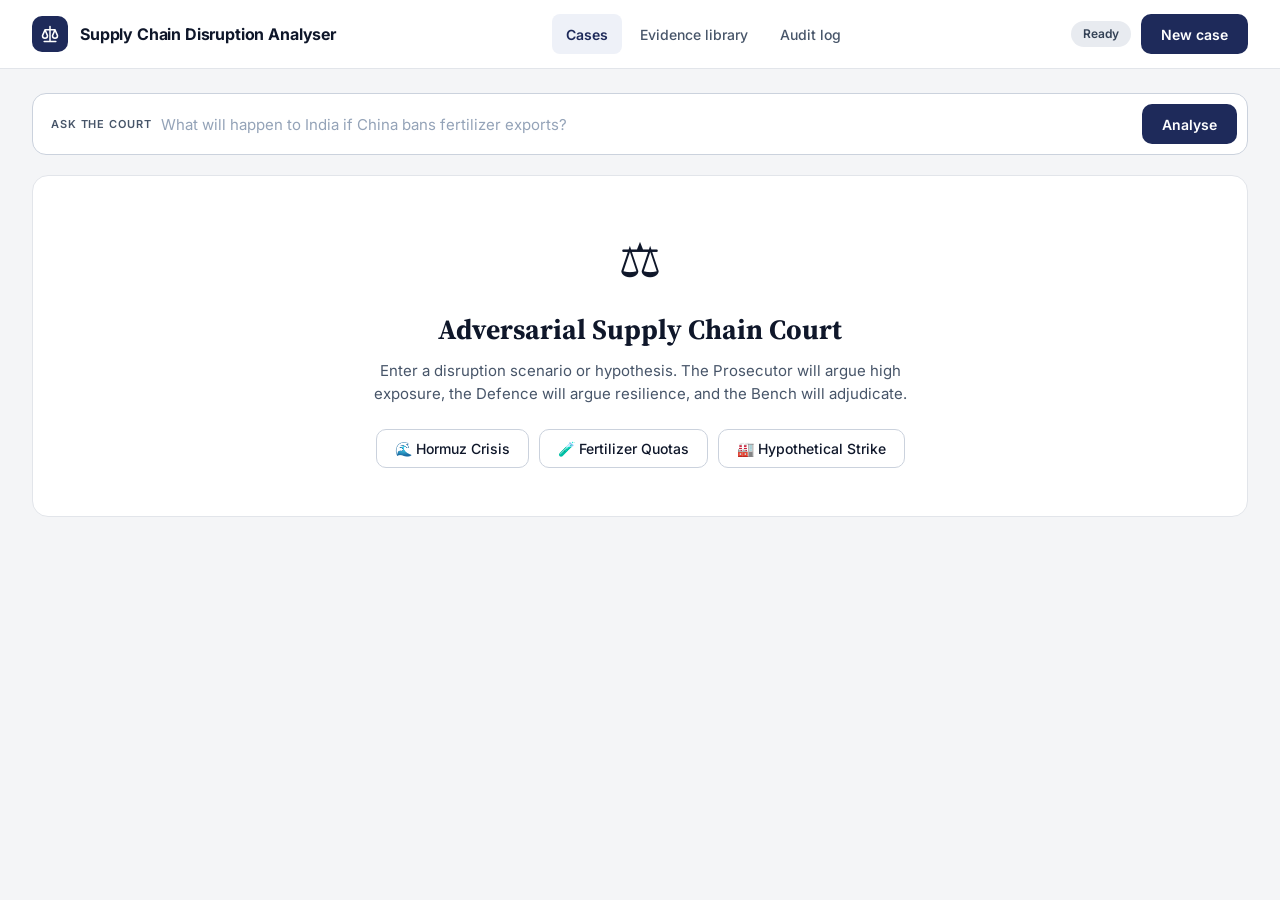
<file: frontend/index.html>
<!DOCTYPE html>
<html lang="en">
<head>
  <meta charset="utf-8">
  <title>Supply Chain Disruption Analyser</title>
  <meta name="viewport" content="width=device-width, initial-scale=1">
  <link rel="preconnect" href="https://fonts.googleapis.com">
  <link rel="preconnect" href="https://fonts.gstatic.com" crossorigin>
  <link href="https://fonts.googleapis.com/css2?family=Inter:wght@400;500;600;700&family=JetBrains+Mono:wght@400;500&family=Source+Serif+4:wght@600;700&display=swap" rel="stylesheet">
  <link rel="stylesheet" href="style.css">
</head>
<body>
<div class="app">

  <!-- ═══════════ HEADER ═══════════ -->
  <header id="appHeader">
    <div class="wrap header-inner">
      <div class="header-brand">
        <div class="brand-icon">
          <svg width="20" height="20" viewBox="0 0 24 24" fill="none" stroke="#fff" stroke-width="1.8" stroke-linecap="round" stroke-linejoin="round"><path d="M12 3v18M5 21h14M6 7h12M6 7l-3 7a3 3 0 0 0 6 0L6 7zM18 7l-3 7a3 3 0 0 0 6 0l-3-7z"></path></svg>
        </div>
        <span class="brand-text">Supply Chain Disruption Analyser</span>
      </div>
      <nav class="header-nav" id="mainNav">
        <button class="nav-btn active" data-view="cases" onclick="switchView('cases')">Cases</button>
        <button class="nav-btn" data-view="evidence" onclick="switchView('evidence')">Evidence library</button>
        <button class="nav-btn" data-view="audit" onclick="switchView('audit')">Audit log</button>
      </nav>
      <div class="header-actions">
        <span id="caseStatusBadge" class="status-chip idle">Ready</span>
        <button id="btnNewCase" class="btn-primary" onclick="newCase()">New case</button>
      </div>
    </div>
  </header>

  <!-- ═══════════ MAIN ═══════════ -->
  <main class="wrap main-content">

    <!-- Search Bar -->
    <form id="searchForm" onsubmit="event.preventDefault(); submitCase();">
      <label for="questionInput" class="eyebrow search-label">Ask the court</label>
      <input id="questionInput" type="text" placeholder="What will happen to India if China bans fertilizer exports?" autocomplete="off">
      <button type="submit" id="btnSubmitCase" class="btn-primary">Analyse</button>
    </form>

    <!-- Case History Bar -->
    <div id="caseHistoryBar" class="history-bar hidden">
      <span class="eyebrow" style="flex:0 0 auto">Recent</span>
      <div id="caseHistoryList" class="history-scroll"></div>
    </div>

    <!-- ═══════════ CASES VIEW ═══════════ -->
    <div id="viewCases" class="view-panel">

      <!-- Welcome State -->
      <div id="welcomeState" class="welcome-card card">
        <div class="welcome-inner">
          <div class="welcome-icon">⚖️</div>
          <h2>Adversarial Supply Chain Court</h2>
          <p>Enter a disruption scenario or hypothesis. The Prosecutor will argue high exposure, the Defence will argue resilience, and the Bench will adjudicate.</p>
          <div class="preset-row">
            <button type="button" class="preset-btn" onclick="setPreset('hormuz')">🌊 Hormuz Crisis</button>
            <button type="button" class="preset-btn" onclick="setPreset('fertilizer')">🧪 Fertilizer Quotas</button>
            <button type="button" class="preset-btn" onclick="setPreset('hypo')">🏭 Hypothetical Strike</button>
          </div>
        </div>
      </div>

      <!-- Processing State -->
      <div id="processingState" class="hidden">
        <div class="card processing-card">
          <div class="spinner"></div>
          <h3 id="processingTitle">Court is in session…</h3>
          <p class="text-muted" id="processingStage">Evaluating the case</p>
          <div class="pipeline" id="pipelineStages">
            <div class="pipe-step" data-stage="gatekeeper"><span class="pipe-dot"></span>Gatekeeper</div>
            <div class="pipe-step" data-stage="prosecutor"><span class="pipe-dot"></span>Prosecutor</div>
            <div class="pipe-step" data-stage="defence"><span class="pipe-dot"></span>Defence</div>
            <div class="pipe-step" data-stage="rebuttals"><span class="pipe-dot"></span>Rebuttals</div>
            <div class="pipe-step" data-stage="judge"><span class="pipe-dot"></span>The Bench</div>
          </div>
        </div>
      </div>

      <!-- Dismissal State -->
      <div id="dismissalState" class="hidden"></div>

      <!-- ═══════════ RESULTS ═══════════ -->
      <div id="resultsContainer" class="hidden results-stack">

        <!-- Hero row: Case Summary + Court Ledger -->
        <div class="hero">
          <section class="card" id="caseSummaryCard">
            <div class="case-chips" id="caseChips"></div>
            <h1 class="case-headline" id="caseHeadline"></h1>
            <p class="case-subline" id="caseSubline"></p>
            <div class="three" id="keyFindings"></div>
          </section>

          <aside class="card ledger-aside" id="courtLedger">
            <div class="eyebrow">Court ledger</div>
            <div class="ledger-bar" id="ledgerBar"></div>
            <div class="ledger-counts" id="ledgerCounts"></div>
            <div class="ledger-meta" id="ledgerMeta"></div>
          </aside>
        </div>

        <!-- Time-to-Impact Matrix -->
        <section class="card">
          <div class="eyebrow">Impact Timeline</div>
          <h2 class="section-title">What happens, when: Supply chain impacts by timeline</h2>
          <p class="text-muted" style="margin-top:-10px;margin-bottom:14px;font-size:13px">
            Shows how disruptions unfold from the first week up to three months. Identifies exact commodity shortages, factory risks, and how emergency reserves cushion the blow.
          </p>
          <div class="table-legend">
            <span class="leg-item"><span class="leg-box fill"></span> <strong>Direct Impact:</strong> Raw delivery delay or supply shortage before buffers</span>
            <span class="leg-item"><span class="leg-box mit"></span> <strong>Buffered:</strong> Net impact after strategic reserves or bypass pipelines absorb the shock</span>
            <span class="leg-item"><span class="leg-box not-assessed"></span> <strong>Not Assessed:</strong> No ruling delivered for this window</span>
          </div>
          <div class="scroll">
            <div class="tgrid" id="impactGrid"></div>
          </div>
        </section>

        <!-- Contested Findings + Evidence -->
        <div class="split" id="findingsSplit">
          <section class="card findings-col" id="contestedFindings"></section>
          <section class="card evidence-col" id="evidenceSummaryCard">
            <div class="eyebrow">Evidence behind the verdicts</div>
            <div id="evidenceSummaryList"></div>
            <button type="button" class="btn-outline full-width" onclick="switchView('evidence')" style="margin-top:18px">Open full evidence library</button>
          </section>
        </div>

        <!-- Full Trial Transcript (collapsible) -->
        <details class="card trial-details" id="trialTranscript">
          <summary class="trial-summary">
            <span>Full trial transcript</span>
            <span class="caret">▸</span>
          </summary>
          <div id="disputeThreadsContainer" class="threads-container"></div>
        </details>

        <!-- Executive Briefing -->
        <section class="card" id="briefingSection">
          <div id="briefingContainer"></div>
        </section>

      </div>
    </div>

    <!-- ═══════════ EVIDENCE LIBRARY VIEW ═══════════ -->
    <div id="viewEvidence" class="view-panel hidden">
      <div class="view-header">
        <h2 class="section-title">Evidence Library</h2>
        <p class="text-muted" id="evidenceViewSubline">Documents involved in the current case</p>
      </div>
      <div id="evidenceLibraryGrid" class="ev-grid">
        <div class="empty-notice card">
          <p>Submit a case to see its evidence library.</p>
        </div>
      </div>
    </div>

    <!-- ═══════════ AUDIT LOG VIEW ═══════════ -->
    <div id="viewAuditLog" class="view-panel hidden">
      <div class="view-header">
        <h2 class="section-title">Audit Log</h2>
        <p class="text-muted">Timeline of analysis pipeline events</p>
      </div>
      <div id="auditLogTimeline" class="audit-tl">
        <div class="empty-notice card">
          <p>Submit a case to see its audit log.</p>
        </div>
      </div>
    </div>

  </main>

  <!-- ═══════════ EVIDENCE DRAWER ═══════════ -->
  <div id="drawerOverlay" class="drawer-overlay hidden" onclick="closeDrawer()"></div>
  <div id="evidenceDrawer" class="drawer hidden">
    <div class="drawer-head">
      <h3 id="drawerTitle">Document</h3>
      <button onclick="closeDrawer()" class="drawer-close" aria-label="Close">&times;</button>
    </div>
    <div id="drawerBody" class="drawer-body"></div>
  </div>

</div>
<script src="app.js"></script>
</body>
</html>
</file>
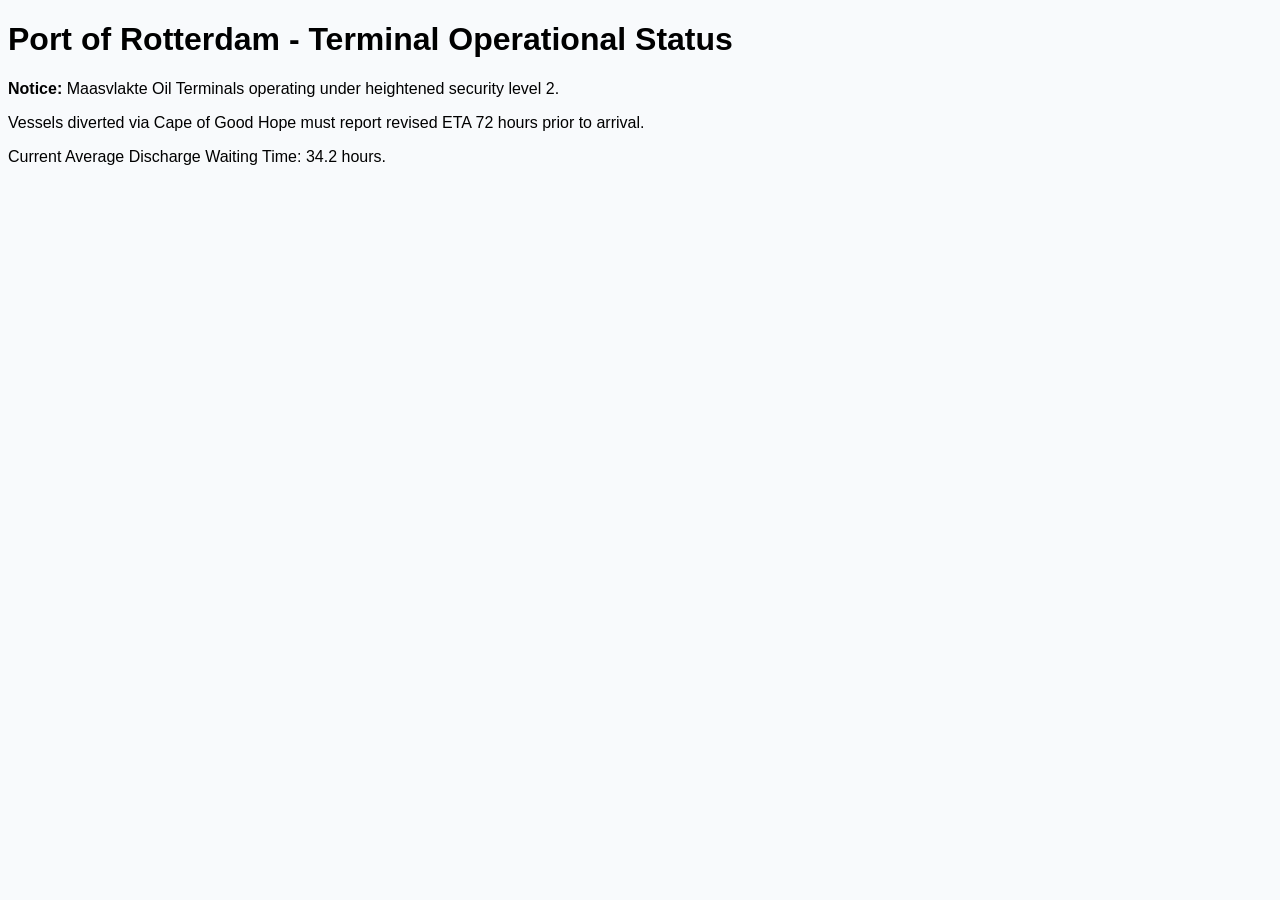
<file: docs/CRX-1052.html>
<!DOCTYPE html>
<html lang="en">
<head><title>Port Advisory Bulletin</title></head>
<body style="font-family:sans-serif; background:#f8fafc;">
  <h1>Port of Rotterdam - Terminal Operational Status</h1>
  <p><strong>Notice:</strong> Maasvlakte Oil Terminals operating under heightened security level 2.</p>
  <p>Vessels diverted via Cape of Good Hope must report revised ETA 72 hours prior to arrival.</p>
  <div>Current Average Discharge Waiting Time: 34.2 hours.</div>
</body>
</html>
</file>
<file: frontend/style.css>
/* ═══════════════════════════════════════════════════
   Supply Chain Disruption Analyser — Light Dashboard
   ═══════════════════════════════════════════════════ */

/* ── Reset & Base ─────────────────────────────────── */
*,*::before,*::after{box-sizing:border-box;margin:0;padding:0}
html{-webkit-text-size-adjust:100%}
body{margin:0;background:#F4F5F7;font-family:'Inter',system-ui,-apple-system,sans-serif;font-size:14px;line-height:1.5;color:#0F172A;-webkit-font-smoothing:antialiased}
button,input,select,textarea{font-family:inherit;font-size:inherit}
button{cursor:pointer;border:none;background:none}
a{color:#1E2A5A;text-decoration:none}

/* ── App Shell ────────────────────────────────────── */
.app{min-height:100vh;display:flex;flex-direction:column}
.wrap{max-width:1280px;width:100%;margin:0 auto;padding:0 32px}
.hidden{display:none!important}

/* ── Tokens ───────────────────────────────────────── */
.eyebrow{font-size:11px;font-weight:600;letter-spacing:.08em;text-transform:uppercase;color:#475569}
.mono{font-family:'JetBrains Mono',monospace}
.text-muted{color:#475569}
.section-title{font-size:20px;font-weight:700;margin:4px 0 16px;color:#0F172A}
.full-width{width:100%}

/* ── Chip / Badge ─────────────────────────────────── */
.chip{display:inline-block;font-size:12px;font-weight:600;padding:3px 10px;border-radius:999px;white-space:nowrap}
.chip-hypo{background:#E0E7FF;color:#3730A3}
.chip-confirmed{background:#DCFCE7;color:#166534}
.chip-date{background:#E8EBF0;color:#334155}
.chip-adjudicated{background:#DCFCE7;color:#166534}
.chip-tier1{background:#E0E7FF;color:#3730A3}
.chip-tier2{background:#FEF3C7;color:#92400E}
.chip-tier3{background:#FEE2E2;color:#991B1B}
.chip-tier4{background:#F1F3F6;color:#64748B}
.chip-established{background:#DCFCE7;color:#166534}
.chip-contested{background:#FEF3C7;color:#92400E}
.chip-conceded{background:#FEE2E2;color:#991B1B}
.chip-unopposed{background:#E0F2FE;color:#0369A1}

/* ── Card ─────────────────────────────────────────── */
.card{background:#fff;border:1px solid #E2E5EA;border-radius:16px;padding:24px}

/* ── Layout grids ─────────────────────────────────── */
.hero{display:grid;grid-template-columns:1.6fr 1fr;gap:24px}
.three{display:grid;grid-template-columns:repeat(3,1fr);gap:12px}
.split{display:grid;grid-template-columns:1.5fr 1fr;gap:24px}
.results-stack{display:flex;flex-direction:column;gap:24px}
.scroll{overflow-x:auto}

/* ═══════════ HEADER ═══════════ */
header#appHeader{background:#fff;border-bottom:1px solid #E2E5EA;position:sticky;top:0;z-index:100}
.header-inner{display:flex;flex-wrap:wrap;align-items:center;justify-content:space-between;gap:12px;padding-top:14px;padding-bottom:14px}
.header-brand{display:flex;align-items:center;gap:12px}
.brand-icon{width:36px;height:36px;border-radius:10px;background:#1E2A5A;display:flex;align-items:center;justify-content:center;flex-shrink:0}
.brand-text{font-weight:700;font-size:16px;letter-spacing:-0.01em}
.header-nav{display:flex;flex-wrap:wrap;gap:4px}
.nav-btn{min-height:40px;padding:0 14px;border-radius:8px;font-weight:500;color:#475569;transition:background .15s,color .15s}
.nav-btn:hover{background:#F1F3F6;color:#1E2A5A}
.nav-btn.active{background:#EEF1F8;color:#1E2A5A;font-weight:600}
.header-actions{display:flex;align-items:center;gap:10px}

/* ── Status chip ──────────────────────────────────── */
.status-chip{font-size:12px;font-weight:600;padding:4px 12px;border-radius:999px;transition:all .3s}
.status-chip.idle{background:#E8EBF0;color:#334155}
.status-chip.active{background:#FEF3C7;color:#92400E;animation:pulse 1.8s infinite}
.status-chip.completed{background:#DCFCE7;color:#166534}
.status-chip.dismissed{background:#FEE2E2;color:#991B1B}
@keyframes pulse{0%,100%{opacity:1}50%{opacity:.6}}

/* ── Buttons ──────────────────────────────────────── */
.btn-primary{min-height:40px;padding:0 20px;border:0;border-radius:10px;background:#1E2A5A;color:#fff;font-weight:600;transition:background .15s}
.btn-primary:hover{background:#162044}
.btn-primary:disabled{background:#94A3B8;cursor:not-allowed}
.btn-outline{min-height:40px;padding:0 18px;border:1px solid #CBD2DD;border-radius:10px;background:#fff;color:#1E2A5A;font-weight:600;transition:all .15s}
.btn-outline:hover{background:#F4F5F7;border-color:#94A3B8}

/* ═══════════ SEARCH FORM ═══════════ */
#searchForm{display:flex;flex-wrap:wrap;gap:10px;align-items:center;background:#fff;border:1px solid #CBD2DD;border-radius:14px;padding:10px 10px 10px 18px;margin-bottom:0;transition:border-color .2s,box-shadow .2s}
#searchForm:focus-within{border-color:#1E2A5A;box-shadow:0 0 0 3px rgba(30,42,90,.08)}
.search-label{flex:0 0 auto}
#questionInput{flex:1 1 320px;min-height:40px;border:0;outline:0;font-size:15px;color:#0F172A;background:transparent}
#questionInput::placeholder{color:#94A3B8}

/* ═══════════ MAIN CONTENT ═══════════ */
.main-content{padding-top:24px;padding-bottom:48px;display:flex;flex-direction:column;gap:20px;flex:1}
.view-panel{display:flex;flex-direction:column;gap:24px}

/* ═══════════ CASE HISTORY BAR ═══════════ */
.history-bar{display:flex;align-items:center;gap:12px;padding:8px 0}
.history-scroll{display:flex;gap:8px;overflow-x:auto;padding-bottom:4px}
.history-chip{display:flex;align-items:center;gap:6px;padding:6px 14px;border:1px solid #E2E5EA;border-radius:10px;background:#fff;font-size:13px;color:#475569;white-space:nowrap;cursor:pointer;transition:all .15s;max-width:260px}
.history-chip:hover{border-color:#1E2A5A;color:#1E2A5A;background:#EEF1F8}
.history-chip .h-status{width:8px;height:8px;border-radius:50%;flex-shrink:0}
.history-chip .h-status.completed{background:#16A34A}
.history-chip .h-status.dismissed{background:#DC2626}
.history-chip .h-text{overflow:hidden;text-overflow:ellipsis;white-space:nowrap}

/* ═══════════ WELCOME STATE ═══════════ */
.welcome-card{text-align:center;padding:48px 24px}
.welcome-inner{max-width:560px;margin:0 auto}
.welcome-icon{font-size:48px;margin-bottom:12px}
.welcome-card h2{font-family:'Source Serif 4',Georgia,serif;font-size:28px;font-weight:700;margin-bottom:10px}
.welcome-card p{color:#475569;font-size:15px;margin-bottom:24px}
.preset-row{display:flex;flex-wrap:wrap;justify-content:center;gap:10px}
.preset-btn{padding:10px 18px;border:1px solid #CBD2DD;border-radius:10px;background:#fff;font-weight:500;color:#0F172A;transition:all .15s}
.preset-btn:hover{background:#EEF1F8;border-color:#1E2A5A}

/* ═══════════ PROCESSING STATE ═══════════ */
.processing-card{text-align:center;padding:48px 24px}
.processing-card h3{margin:16px 0 4px;font-size:20px}
.spinner{width:48px;height:48px;border:4px solid #E2E5EA;border-top-color:#1E2A5A;border-radius:50%;animation:spin .8s linear infinite;margin:0 auto}
@keyframes spin{to{transform:rotate(360deg)}}
.pipeline{display:flex;justify-content:center;gap:0;margin-top:24px}
.pipe-step{display:flex;align-items:center;gap:6px;font-size:13px;color:#94A3B8;padding:8px 14px;position:relative}
.pipe-step::after{content:'';position:absolute;right:0;top:50%;transform:translateY(-50%);width:0;height:0;border-top:5px solid transparent;border-bottom:5px solid transparent;border-left:5px solid #E2E5EA}
.pipe-step:last-child::after{display:none}
.pipe-dot{width:10px;height:10px;border-radius:50%;background:#E2E5EA;transition:background .3s;flex-shrink:0}
.pipe-step.active .pipe-dot{background:#F59E0B;animation:pulse 1.2s infinite}
.pipe-step.done .pipe-dot{background:#16A34A}
.pipe-step.active,.pipe-step.done{color:#0F172A;font-weight:600}

/* ═══════════ CASE SUMMARY (Hero left) ═══════════ */
.case-chips{display:flex;flex-wrap:wrap;gap:8px;align-items:center;margin-bottom:14px}
.case-headline{margin:0 0 12px;font-family:'Source Serif 4',Georgia,serif;font-size:30px;line-height:1.25;font-weight:700;letter-spacing:-0.01em;color:#0F172A}
.case-subline{margin:0 0 20px;color:#475569;font-size:15px}

/* ── Key findings (3-col stat cards) ──────────────── */
.kf-card{border-radius:12px;padding:16px;display:flex;flex-direction:column;gap:4px}
.kf-card.amber{background:#FFFBEB;border:1px solid #FDE68A}
.kf-card.cyan{background:#ECFEFF;border:1px solid #A5F3FC}
.kf-header{display:flex;align-items:center;gap:6px;margin-bottom:2px}
.kf-icon{font-size:18px}
.kf-comm{font-size:13px;font-weight:700;color:#0F172A}
.kf-card .kf-value{font-size:22px;font-weight:800;letter-spacing:-0.01em}
.kf-card.amber .kf-value{color:#78350F}
.kf-card.cyan .kf-value{color:#164E63}
.kf-card .kf-label{font-size:13px;color:#1E293B;margin-top:2px;font-weight:600}
.kf-card .kf-sub-geo{font-size:12px;color:#64748B;margin-top:2px;font-weight:500}
.kf-card .kf-conf{margin-top:6px}

/* ═══════════ COURT LEDGER (Hero right) ═══════════ */
.ledger-aside{display:flex;flex-direction:column;gap:14px}
.ledger-bar{display:flex;height:14px;border-radius:7px;overflow:hidden}
.ledger-bar div{transition:flex .5s}
.ledger-counts{display:flex;flex-direction:column;gap:10px;font-size:14px}
.ledger-row{display:flex;justify-content:space-between;align-items:center}
.ledger-meta{border-top:1px solid #E2E5EA;padding-top:12px;font-size:13px;color:#475569;display:flex;flex-direction:column;gap:6px}
.meta-row{display:flex;justify-content:space-between}
.meta-val{font-weight:700;color:#0F172A}

/* ═══════════ TIME-TO-IMPACT GRID ═══════════ */
.table-legend{display:flex;flex-wrap:wrap;gap:16px;margin-bottom:14px;padding:10px 14px;background:#F8F9FB;border:1px solid #E2E5EA;border-radius:10px;font-size:12px;color:#475569}
.leg-item{display:flex;align-items:center;gap:6px}
.leg-box{width:14px;height:14px;border-radius:4px;display:inline-block;flex-shrink:0}
.leg-box.fill{background:#FFFDF7;border:1.5px solid #FDE68A}
.leg-box.mit{background:#F8FEFE;border:1.5px solid #A5F3FC}
.leg-box.none, .leg-box.not-assessed{background:repeating-linear-gradient(-45deg,#F8FAFC,#F8FAFC 3px,#F1F5F9 3px,#F1F5F9 6px);border:1px dashed #CBD5E1}

.tgrid{display:grid;grid-template-columns:280px repeat(5,1fr);gap:10px;min-width:1050px;align-items:stretch}
.table-corner-title{font-size:12px;font-weight:700;color:#1E2A5A;padding:8px 12px;background:#EEF1F8;border-radius:8px;display:flex;flex-direction:column;justify-content:center}
.tgrid .hd{font-size:12px;font-weight:700;color:#1E2A5A;text-align:center;padding:8px 6px;background:#EEF1F8;border-radius:8px;display:flex;flex-direction:column;align-items:center;justify-content:center;line-height:1.3}
.tgrid .hd .hd-sub{font-size:11px;font-weight:400;color:#64748B}

.tgrid .rowlbl{display:flex;flex-direction:column;justify-content:center;padding:12px 14px;background:#fff;border:1px solid #E2E5EA;border-radius:10px;gap:3px;box-shadow:0 1px 3px rgba(0,0,0,.02)}
.tgrid .rowlbl .rl-head{display:flex;align-items:center;gap:6px}
.tgrid .rowlbl .rl-icon{font-size:16px}
.tgrid .rowlbl .rl-commodity{font-size:13px;font-weight:700;color:#1E2A5A}
.tgrid .rowlbl .rl-metric{font-size:12px;font-weight:600;color:#0F172A}
.tgrid .rowlbl .rl-sub{font-weight:400;color:#64748B;font-size:11px}

.tgrid .cell{border-radius:10px;padding:10px 8px;min-height:76px;font-size:13px;display:flex;flex-direction:column;justify-content:center;text-align:center;transition:transform .1s;box-shadow:0 1px 2px rgba(0,0,0,.02)}
.tgrid .cell:hover{transform:scale(1.02)}
.tgrid .cell strong{font-size:13px;font-weight:800;line-height:1.2}
.tgrid .cell .cell-sub{font-size:11px;color:#64748B;margin-top:2px;line-height:1.2}
.tgrid .cell .cell-tag{font-size:10px;font-weight:700;margin-top:4px;padding:2px 6px;border-radius:4px;display:inline-block;align-self:center;text-transform:uppercase;letter-spacing:.3px}
.tgrid .cell.fill .cell-tag{background:#FEF3C7;color:#92400E;border:1px solid #FDE68A}
.tgrid .cell.mit .cell-tag{background:#CFFAFE;color:#0E7490;border:1px solid #A5F3FC}
.cell.fill{background:#FFFDF7;color:#78350F;border:1.5px solid #FDE68A}
.cell.mit{background:#F8FEFE;color:#164E63;border:1.5px solid #A5F3FC}
.cell.none, .cell.not-assessed{background:repeating-linear-gradient(-45deg,#F8FAFC,#F8FAFC 8px,#F1F5F9 8px,#F1F5F9 16px);color:#94A3B8;font-size:11px;border:1px dashed #CBD5E1;display:flex;align-items:center;justify-content:center}
.cell-none-text{color:#94A3B8;font-size:11px;font-weight:600;font-style:italic}

/* ═══════════ CONTESTED FINDINGS / RANGE BARS ═════ */
.findings-col{display:flex;flex-direction:column;gap:24px}
.finding-block{padding-bottom:20px}
.finding-block+.finding-block{border-top:1px solid #E2E5EA;padding-top:20px}
.finding-header-row{display:flex;justify-content:space-between;align-items:center;flex-wrap:wrap;gap:8px;margin-bottom:6px}
.finding-title{margin:0 0 6px;font-size:17px;font-weight:700;color:#0F172A}
.finding-desc{font-size:13px;color:#475569;line-height:1.6;margin-bottom:14px}

/* Comparison visual (2-sided contested) */
.comparison-visual{display:flex;flex-direction:column;gap:12px;background:#F8F9FB;border:1px solid #E2E5EA;border-radius:12px;padding:16px}
.party-pills{display:flex;align-items:center;justify-content:space-between;gap:8px}
.party-pill{display:flex;align-items:center;gap:8px;padding:8px 14px;border-radius:10px;font-size:13px;font-weight:600;flex:1;min-width:0}
.party-pill.def{background:#ECFEFF;border:1px solid #A5F3FC;color:#164E63}
.party-pill.pros{background:#FEF2F2;border:1px solid #FECACA;color:#991B1B;justify-content:flex-end;text-align:right}
.party-pill .party-icon{font-size:15px;flex-shrink:0}
.party-pill .party-val{font-size:14px;font-weight:700}
.party-pill.def .party-val{color:#0E7490}
.party-pill.pros .party-val{color:#B42318}
.vs-badge{font-size:11px;font-weight:700;color:#94A3B8;padding:2px 6px;background:#E8EBF0;border-radius:6px;flex-shrink:0}

/* Track bar */
.comp-track-wrap{margin:4px 0}
.comp-track-bar{position:relative;height:12px;border-radius:6px;background:#E2E5EA;overflow:visible}
.comp-track-bench{position:absolute;top:0;height:12px;border-radius:6px;z-index:1}
.comp-track-bench.amber{background:#F59E0B}
.comp-track-bench.cyan{background:#06B6D4}
.comp-track-pin{position:absolute;top:-4px;width:20px;height:20px;border-radius:50%;border:2px solid #fff;margin-left:-10px;z-index:2;box-shadow:0 1px 3px rgba(0,0,0,.15)}
.comp-track-pin.def{background:#0E7490}
.comp-track-pin.pros{background:#B42318}
.comp-track-scale{display:flex;justify-content:space-between;font-size:11px;color:#94A3B8;margin-top:6px}

/* Bench callout */
.bench-verdict-callout{border-radius:10px;padding:12px 14px}
.bench-verdict-callout.amber{background:#FFFBEB;border:1px solid #FDE68A}
.bench-verdict-callout.cyan{background:#ECFEFF;border:1px solid #A5F3FC}
.bench-callout-top{display:flex;justify-content:space-between;align-items:center;flex-wrap:wrap;gap:8px}
.bench-callout-title{font-size:13px;font-weight:700;color:#0F172A}
.bench-callout-range{font-size:14px;font-weight:700}
.bench-verdict-callout.amber .bench-callout-range{color:#92400E}
.bench-verdict-callout.cyan .bench-callout-range{color:#164E63}
.bench-callout-basis{font-size:12px;color:#475569;margin-top:4px;line-height:1.5}

/* Unopposed visual */
.unopposed-visual{display:flex;flex-direction:column;gap:10px;background:#F8F9FB;border:1px solid #E2E5EA;border-radius:12px;padding:16px}
.unopposed-claimed{display:flex;align-items:center;gap:12px;padding:10px 14px;background:#fff;border:1px solid #E2E5EA;border-radius:10px}
.unopposed-claimed .party-icon{font-size:20px}
.unopposed-claimed .claimed-val{font-size:14px;color:#0F172A;margin-top:2px}

/* ── Evidence summary column ──────────────────────── */
.evidence-col{display:flex;flex-direction:column;gap:0;align-self:flex-start}
.ev-item{display:flex;gap:12px;align-items:flex-start;padding:12px 0;transition:background .15s}
.ev-item:hover{background:#F8F9FB;border-radius:8px;padding-left:8px;padding-right:8px}
.ev-item+.ev-item{border-top:1px solid #F1F3F6}
.ev-item .ev-id{font-family:'JetBrains Mono',monospace;font-size:12px;color:#475569;font-weight:500}
.ev-item .ev-title{font-size:13px;font-weight:600;color:#0F172A;line-height:1.4}
.ev-item .ev-meta{font-size:11px;color:#64748B;margin-top:2px}
.ev-item+.ev-item{border-top:1px solid #F1F3F6}
.ev-item .ev-id{font-family:'JetBrains Mono',monospace;font-size:12px;color:#475569}
.ev-item .ev-title{font-size:13px}

/* ═══════════ FULL TRIAL TRANSCRIPT ═══════════ */
.trial-details{position:relative}
.trial-summary{cursor:pointer;font-size:18px;font-weight:700;display:flex;align-items:center;justify-content:space-between;list-style:none;user-select:none;padding:4px 0}
.trial-summary::-webkit-details-marker{display:none}
.trial-summary .caret{font-size:14px;transition:transform .2s;color:#94A3B8}
.trial-details[open] .caret{transform:rotate(90deg)}
.threads-container{display:flex;flex-direction:column;gap:20px;margin-top:20px}

/* ── Dispute thread card ──────────────────────────── */
.dt-card{border:1px solid #E2E5EA;border-radius:12px;overflow:hidden}
.dt-head{padding:12px 16px;background:#F8F9FB;border-bottom:1px solid #E2E5EA;display:flex;justify-content:space-between;align-items:center;font-size:12px}
.dt-key{font-family:'JetBrains Mono',monospace;color:#475569;font-size:11px;word-break:break-all}
.dt-id{font-family:'JetBrains Mono',monospace;font-size:11px;padding:2px 8px;border-radius:6px;background:#E8EBF0;color:#334155;white-space:nowrap}
.claims-grid{display:grid;grid-template-columns:1fr 1fr;gap:0}
.claims-grid>div{padding:16px}
.claims-grid>div:first-child{border-right:1px solid #E2E5EA}
.claim-box{font-size:13px}
.claim-header{display:flex;justify-content:space-between;align-items:center;margin-bottom:6px;flex-wrap:wrap;gap:4px}
.side-pros{font-weight:700;color:#B42318;font-size:12px}
.side-def{font-weight:700;color:#0E7490;font-size:12px}
.claim-type{font-size:11px;padding:2px 8px;border-radius:6px;background:#F1F3F6;color:#475569}
.claim-subject{font-weight:600;margin-bottom:4px}
.claim-estimate{margin-bottom:2px}
.claim-method{font-size:12px;color:#475569;font-style:italic;margin-bottom:6px}
.claim-citations{display:flex;flex-wrap:wrap;gap:6px}
.citation-pill{display:inline-flex;align-items:center;gap:4px;padding:4px 10px;border:1px solid #E2E5EA;border-radius:8px;font-family:'JetBrains Mono',monospace;font-size:11px;color:#3730A3;background:#F8F9FB;cursor:pointer;transition:all .15s}
.citation-pill:hover{background:#E0E7FF;border-color:#3730A3}
.no-claims{color:#94A3B8;font-size:13px;padding:8px 0}

/* ── Ruling box ───────────────────────────────────── */
.ruling-box{padding:14px 16px;border-top:1px solid #E2E5EA}
.ruling-header{display:flex;justify-content:space-between;align-items:center;flex-wrap:wrap;gap:6px;margin-bottom:8px}
.ruling-badge{font-size:12px;font-weight:700;padding:4px 12px;border-radius:8px}
.ruling-badge.sustained{background:#DCFCE7;color:#166534}
.ruling-badge.partially_sustained{background:#FEF3C7;color:#92400E}
.ruling-badge.overruled{background:#FEE2E2;color:#991B1B}
.ruling-badge.insufficient_evidence{background:#F1F3F6;color:#64748B}
.ruling-class{font-size:11px;padding:2px 8px;border-radius:6px;background:#E8EBF0;color:#334155}
.ruling-text{font-size:13px;color:#475569;line-height:1.6;margin-bottom:8px}
.ruling-range{font-size:12px;font-weight:600;padding:6px 12px;border-radius:8px;display:inline-block}
.ruling-range.direct{background:#FEF3C7;color:#78350F}
.ruling-range.mitigated{background:#CFFAFE;color:#164E63}

/* ── Round 2 rebuttal ─────────────────────────────── */
.r2-box{margin-top:10px;padding:8px 12px;border-left:3px solid #F59E0B;border-radius:0 6px 6px 0;background:#FFFBEB;font-size:12px}
.r2-box.concede{border-left-color:#16A34A;background:#F0FDF4}
.r2-header{display:flex;justify-content:space-between;margin-bottom:3px;flex-wrap:wrap;gap:4px}
.r2-side{font-weight:600}
.r2-side.def{color:#0E7490}
.r2-side.pros{color:#B42318}
.r2-text{color:#475569;line-height:1.5}

/* ═══════════ BRIEFING ═══════════ */
.briefing-wrap{}
.briefing-head{display:flex;align-items:center;gap:12px;margin-bottom:16px;flex-wrap:wrap}
.briefing-head h2{font-family:'Source Serif 4',Georgia,serif;font-size:24px;font-weight:700;margin:0}
.briefing-degraded{background:#FFFBEB;border:1px solid #FDE68A;color:#92400E;padding:10px 14px;border-radius:10px;margin-bottom:16px;font-size:13px}
.briefing-summary{font-size:14px;line-height:1.7;color:#334155;margin-bottom:20px}
.briefing-section{margin-bottom:20px}
.briefing-section h3{font-size:16px;font-weight:700;margin-bottom:8px;color:#0F172A}
.briefing-list{list-style:disc;padding-left:20px;color:#475569;font-size:13px;line-height:1.7}
.briefing-list li{margin-bottom:4px}
.briefing-sources{display:flex;flex-wrap:wrap;gap:8px}

/* ═══════════ EVIDENCE LIBRARY ═══════════ */
.view-header{margin-bottom:8px}
.ev-grid{display:grid;grid-template-columns:repeat(auto-fill,minmax(320px,1fr));gap:16px}
.ev-card{cursor:pointer;transition:all .15s}
.ev-card:hover{border-color:#1E2A5A;box-shadow:0 2px 8px rgba(30,42,90,.06)}
.ev-card-head{display:flex;justify-content:space-between;align-items:flex-start;gap:8px;margin-bottom:10px}
.ev-card-id{font-family:'JetBrains Mono',monospace;font-weight:500;font-size:13px}
.ev-card-title{font-weight:600;font-size:14px;margin-bottom:6px}
.ev-card-meta{font-size:12px;color:#475569;display:flex;flex-wrap:wrap;gap:4px}
.ev-card-meta span::after{content:'·';margin-left:4px;color:#CBD2DD}
.ev-card-meta span:last-child::after{display:none}
.ev-card-excerpt{font-size:12px;color:#64748B;margin-top:8px;line-height:1.5;display:-webkit-box;-webkit-line-clamp:3;-webkit-box-orient:vertical;overflow:hidden}

/* ═══════════ AUDIT LOG ═══════════ */
.audit-tl{display:flex;flex-direction:column;gap:0}
.audit-entry{display:flex;gap:16px;position:relative;padding:16px 0}
.audit-entry+.audit-entry{border-top:1px solid #F1F3F6}
.audit-dot-col{display:flex;flex-direction:column;align-items:center;flex-shrink:0;width:32px;padding-top:2px}
.audit-dot{width:12px;height:12px;border-radius:50%;border:2px solid #E2E5EA;background:#fff;flex-shrink:0}
.audit-entry.done .audit-dot{background:#16A34A;border-color:#16A34A}
.audit-entry.active .audit-dot{background:#F59E0B;border-color:#F59E0B;animation:pulse 1.2s infinite}
.audit-entry.error .audit-dot{background:#DC2626;border-color:#DC2626}
.audit-body{flex:1;min-width:0}
.audit-time{font-family:'JetBrains Mono',monospace;font-size:11px;color:#94A3B8}
.audit-title{font-weight:600;font-size:14px;margin:2px 0}
.audit-detail{font-size:13px;color:#475569}

/* ═══════════ EVIDENCE DRAWER ═══════════ */
.drawer-overlay{position:fixed;inset:0;background:rgba(15,23,42,.2);z-index:200;backdrop-filter:blur(2px)}
.drawer{position:fixed;top:0;right:0;bottom:0;width:520px;max-width:100vw;background:#fff;border-left:1px solid #E2E5EA;z-index:210;display:flex;flex-direction:column;transform:translateX(0);transition:transform .25s}
.drawer.hidden{transform:translateX(100%)}
.drawer-head{display:flex;justify-content:space-between;align-items:center;padding:16px 24px;border-bottom:1px solid #E2E5EA;flex-shrink:0}
.drawer-head h3{font-size:16px;font-weight:700;margin:0}
.drawer-close{width:36px;height:36px;border-radius:8px;font-size:24px;display:flex;align-items:center;justify-content:center;color:#475569;transition:background .15s}
.drawer-close:hover{background:#F1F3F6}
.drawer-body{flex:1;overflow-y:auto;padding:20px 24px}
.drawer-meta{margin-bottom:16px;font-size:13px;color:#475569;display:flex;flex-direction:column;gap:4px}
.drawer-meta strong{color:#0F172A}
.drawer-para{margin-bottom:10px;padding:10px;background:#F8F9FB;border-radius:8px;border:1px solid #F1F3F6;font-size:13px;line-height:1.6}
.drawer-para strong{color:#1E2A5A}

/* ═══════════ DISMISSAL ═══════════ */
.dismissal-card{border:1px solid #FCA5A5;background:#FEF2F2}
.dismissal-card h3{color:#991B1B;margin-bottom:8px}
.dismissal-card p{color:#7F1D1D;font-size:14px}
.dismissal-card .suggestion{margin-top:12px;font-size:13px;color:#475569;font-style:italic}

/* ═══════════ EMPTY NOTICE ═══════════ */
.empty-notice{text-align:center;padding:40px 24px;color:#94A3B8}
.empty-notice p{font-size:15px}

/* ═══════════ RESPONSIVE ═══════════ */
@media(max-width:960px){
  .hero,.split,.three{grid-template-columns:1fr}
  .wrap{padding:0 16px}
  .claims-grid{grid-template-columns:1fr}
  .claims-grid>div:first-child{border-right:none;border-bottom:1px solid #E2E5EA}
  .header-inner{gap:8px}
  .drawer{width:100vw}
  .case-headline{font-size:24px}
  .ev-grid{grid-template-columns:1fr}
}
@media(max-width:600px){
  .pipeline{flex-wrap:wrap;gap:4px}
  .pipe-step::after{display:none}
  .header-nav{order:3;width:100%}
  .nav-btn{font-size:13px;min-height:36px;padding:0 10px}
}

/* ═══════════ ANIMATIONS ═══════════ */
@keyframes fadeIn{from{opacity:0;transform:translateY(8px)}to{opacity:1;transform:translateY(0)}}
.fade-in{animation:fadeIn .35s ease-out both}
</file>
